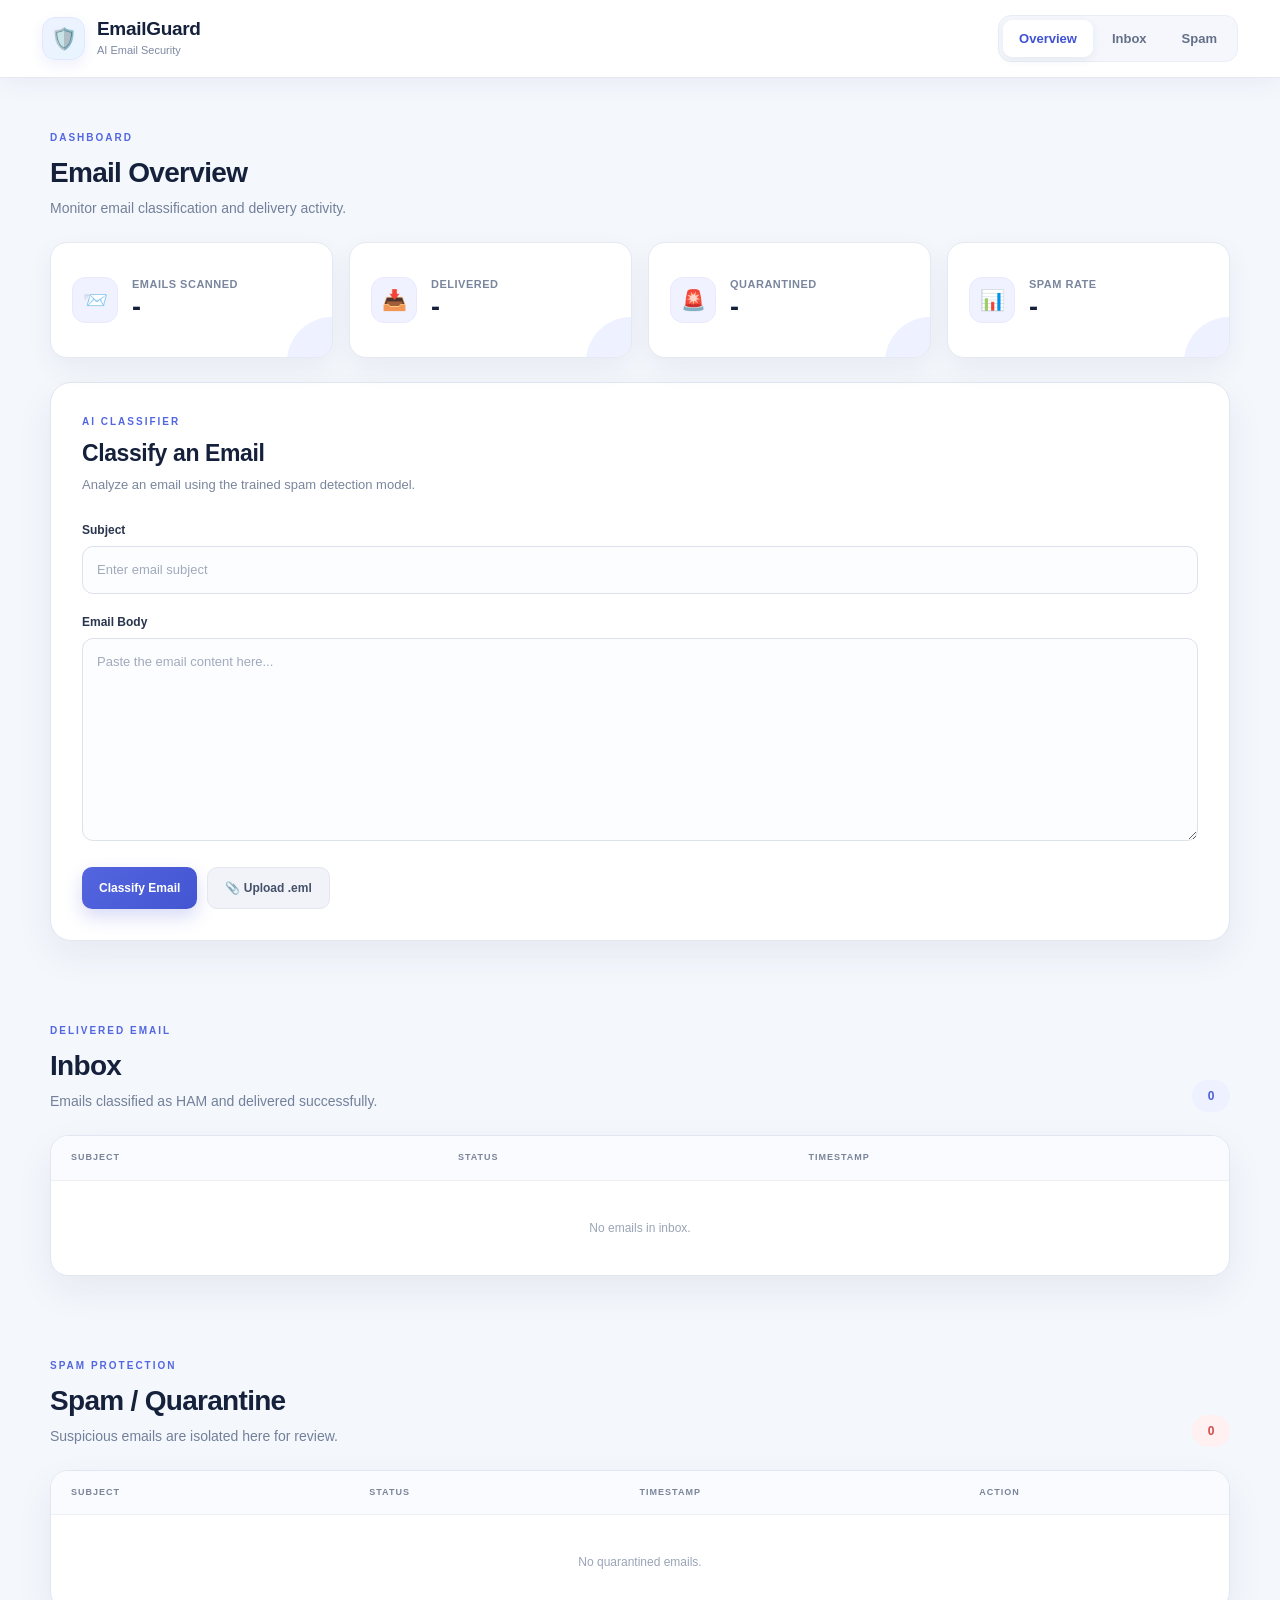
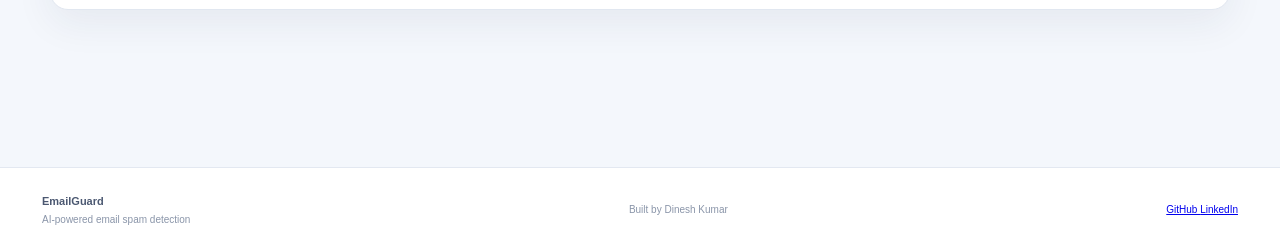
<file: templates/index_old.html>
<!DOCTYPE html>
<html lang="en">
<head>
    <meta charset="UTF-8">
    <meta name="viewport" content="width=device-width, initial-scale=1.0">

    <title>Email Spam Detection</title>

    <link
        rel="stylesheet"
        href="/static/css/style.css"
    >
</head>

<body>

    <!-- ================= HEADER ================= -->

    <header class="topbar">

        <div class="brand">
            <div class="brand-icon">🛡️</div>

            <div>
                <h1>EmailGuard</h1>
                <span>AI Email Security</span>
            </div>
        </div>

        <nav class="navigation">

            <a href="#overview" class="nav-link active">
                Overview
            </a>

            <a href="#inbox" class="nav-link">
                Inbox
            </a>

            <a href="#spam" class="nav-link">
                Spam
            </a>

        </nav>

    </header>


    <!-- ================= MAIN ================= -->

    <main class="container">


        <!-- ================= OVERVIEW ================= -->

        <section id="overview" class="section">

            <div class="section-heading">
                <div>
                    <p class="eyebrow">DASHBOARD</p>
                    <h2>Email Overview</h2>
                    <p class="section-description">
                        Monitor email classification and delivery activity.
                    </p>
                </div>
            </div>


            <!-- Statistics -->

            <div class="stats-grid">

                <div class="stat-card">

                    <div class="stat-icon">📨</div>

                    <div>
                        <span class="stat-label">
                            Emails Scanned
                        </span>

                        <strong id="emails-scanned">
                            -
                        </strong>
                    </div>

                </div>


                <div class="stat-card">

                    <div class="stat-icon">📥</div>

                    <div>
                        <span class="stat-label">
                            Delivered
                        </span>

                        <strong id="emails-delivered">
                            -
                        </strong>
                    </div>

                </div>


                <div class="stat-card">

                    <div class="stat-icon">🚨</div>

                    <div>
                        <span class="stat-label">
                            Quarantined
                        </span>

                        <strong id="emails-quarantined">
                            -
                        </strong>
                    </div>

                </div>


                <div class="stat-card">

                    <div class="stat-icon">📊</div>

                    <div>
                        <span class="stat-label">
                            Spam Rate
                        </span>

                        <strong id="spam-rate">
                            -
                        </strong>
                    </div>

                </div>

            </div>


            <!-- ================= CLASSIFIER ================= -->

            <div class="classifier-card">

                <div class="card-header">

                    <div>
                        <p class="eyebrow">AI CLASSIFIER</p>

                        <h2>
                            Classify an Email
                        </h2>

                        <p>
                            Analyze an email using the trained spam detection model.
                        </p>
                    </div>

                </div>


                <form id="email-form">

                    <div class="form-group">

                        <label for="subject">
                            Subject
                        </label>

                        <input
                            type="text"
                            id="subject"
                            name="subject"
                            placeholder="Enter email subject"
                        >

                    </div>


                    <div class="form-group">

                        <label for="body">
                            Email Body
                        </label>

                        <textarea
                            id="body"
                            name="body"
                            rows="9"
                            placeholder="Paste the email content here..."
                            required
                        ></textarea>

                    </div>


                    <div class="action-row">

                        <button
                            type="submit"
                            class="primary-button"
                        >
                            Classify Email
                        </button>

                        <label class="upload-button">

                            📎 Upload .eml

                            <input
                                type="file"
                                id="email-file"
                                accept=".eml,message/rfc822"
                                hidden
                            >

                        </label>

                    </div>

                </form>


                <!-- Classification result -->

                <div
                    id="classification-result"
                    class="result-card hidden"
                >

                    <div id="result-icon"></div>

                    <div>
                        <span id="result-label"></span>

                        <p id="result-message"></p>
                    </div>

                </div>

            </div>

        </section>



        <!-- ================= INBOX ================= -->

        <section id="inbox" class="section">

            <div class="section-heading">

                <div>
                    <p class="eyebrow">DELIVERED EMAIL</p>

                    <h2>
                        Inbox
                    </h2>

                    <p class="section-description">
                        Emails classified as HAM and delivered successfully.
                    </p>
                </div>

                <span
                    id="inbox-count"
                    class="section-count"
                >
                    0
                </span>

            </div>


            <div class="table-card">

                <table>

                    <thead>
                        <tr>
                            <th>Subject</th>
                            <th>Status</th>
                            <th>Timestamp</th>
                        </tr>
                    </thead>

                    <tbody id="inbox-table">

                        <tr>
                            <td colspan="3" class="empty-state">
                                No emails in inbox.
                            </td>
                        </tr>

                    </tbody>

                </table>

            </div>

        </section>



        <!-- ================= SPAM ================= -->

        <section id="spam" class="section">

            <div class="section-heading">

                <div>
                    <p class="eyebrow">SPAM PROTECTION</p>

                    <h2>
                        Spam / Quarantine
                    </h2>

                    <p class="section-description">
                        Suspicious emails are isolated here for review.
                    </p>
                </div>

                <span
                    id="spam-count"
                    class="section-count danger"
                >
                    0
                </span>

            </div>


            <div class="table-card">

                <table>

                    <thead>
                        <tr>
                            <th>Subject</th>
                            <th>Status</th>
                            <th>Timestamp</th>
                            <th>Action</th>
                        </tr>
                    </thead>

                    <tbody id="spam-table">

                        <tr>
                            <td colspan="4" class="empty-state">
                                No quarantined emails.
                            </td>
                        </tr>

                    </tbody>

                </table>

            </div>

        </section>

    </main>


    <!-- ================= FOOTER ================= -->

    <footer>

        <div class="footer-left">
            <strong>EmailGuard</strong>
            <span>AI-powered email spam detection</span>
        </div>

        <div class="footer-center">
            Built by Dinesh Kumar
        </div>

        <div class="footer-links">

            <a
                href="https://github.com/a-dinesh-kumar"
                target="_blank"
                rel="noopener noreferrer"
            >
                GitHub
            </a>

            <a
                href="https://www.linkedin.com/in/dinesh-kumar-alagarsamy"
                target="_blank"
                rel="noopener noreferrer"
            >
                LinkedIn
            </a>

        </div>

    </footer>


    <script src="/static/js/app.js"></script>

</body>
</html>
</file>
<file: static/css/style.css>
* {
    box-sizing: border-box;
    margin: 0;
    padding: 0;
}

html {
    scroll-behavior: smooth;
    scroll-padding-top: 96px;
}

body {
    font-family: Inter, ui-sans-serif, -apple-system, BlinkMacSystemFont, "Segoe UI", Arial, sans-serif;
    background: #f4f7fc;
    color: #15213b;
    line-height: 1.5;
}

button,
input,
textarea {
    font: inherit;
}

button,
a,
label {
    -webkit-tap-highlight-color: transparent;
}

/* ================= HEADER ================= */

.topbar {
    position: sticky;
    top: 0;
    z-index: 100;
    min-height: 78px;
    display: flex;
    align-items: center;
    justify-content: space-between;
    gap: 24px;
    padding: 0 42px;
    background: rgba(255, 255, 255, 0.94);
    border-bottom: 1px solid #e3e8f2;
    box-shadow: 0 5px 24px rgba(28, 43, 75, 0.05);
    backdrop-filter: blur(16px);
}

.brand {
    display: flex;
    align-items: center;
    gap: 12px;
    flex-shrink: 0;
}

.brand-icon {
    width: 43px;
    height: 43px;
    display: flex;
    align-items: center;
    justify-content: center;
    border-radius: 13px;
    background: linear-gradient(135deg, #eef2ff, #e7f5ff);
    border: 1px solid #e0e7ff;
    font-size: 21px;
    box-shadow: 0 5px 14px rgba(74, 91, 220, 0.09);
}

.brand h1 {
    font-size: 19px;
    line-height: 1.05;
    letter-spacing: -0.3px;
}

.brand span {
    display: block;
    margin-top: 3px;
    font-size: 11px;
    color: #7d89a2;
}

.header-actions,
.header-tools,
.navigation {
    display: flex;
    align-items: center;
}

.header-actions {
    gap: 14px;
}

.navigation {
    gap: 3px;
    padding: 4px;
    background: #f5f7fc;
    border: 1px solid #e9edf5;
    border-radius: 13px;
}

.nav-link {
    position: relative;
    text-decoration: none;
    color: #64708a;
    padding: 9px 16px;
    border-radius: 9px;
    font-size: 13px;
    font-weight: 700;
    transition: 0.2s ease;
}

.nav-link:hover {
    color: #4356d8;
}

.nav-link.active {
    color: #3f52d4;
    background: #ffffff;
    box-shadow: 0 3px 10px rgba(44, 61, 112, 0.08);
}

.header-tools {
    gap: 7px;
}

.icon-button,
.social-button {
    width: 36px;
    height: 36px;
    display: inline-flex;
    align-items: center;
    justify-content: center;
    border-radius: 10px;
    border: 1px solid #e1e6f0;
    background: #fff;
    color: #52617d;
    text-decoration: none;
    cursor: pointer;
    transition: 0.2s ease;
}

.icon-button {
    font-size: 21px;
    line-height: 1;
}

.icon-button:hover,
.social-button:hover {
    color: #4356d8;
    border-color: #ccd4ff;
    background: #f5f6ff;
    transform: translateY(-1px);
}

.icon-button.loading {
    animation: spin 0.8s linear infinite;
}

.social-button img {
    width: 18px;
    height: 18px;
    object-fit: contain;
}

@keyframes spin {
    to { transform: rotate(360deg); }
}

/* ================= CONTAINER / SECTIONS ================= */

.container {
    width: min(1180px, calc(100% - 40px));
    margin: 0 auto;
    padding: 52px 0 75px;
}

.section {
    scroll-margin-top: 105px;
    margin-bottom: 82px;
}

.overview-section {
    margin-bottom: 88px;
}

.hero-copy {
    display: flex;
    align-items: flex-end;
    justify-content: space-between;
    gap: 30px;
    margin-bottom: 30px;
}

.eyebrow {
    color: #5367e1;
    font-size: 10px;
    font-weight: 800;
    letter-spacing: 2px;
    margin-bottom: 7px;
}

.hero-copy h2 {
    max-width: 700px;
    font-size: clamp(30px, 4vw, 43px);
    line-height: 1.08;
    letter-spacing: -1.5px;
    margin-bottom: 11px;
}

.section-description {
    color: #73809a;
    font-size: 14px;
}

.model-status {
    display: inline-flex;
    align-items: center;
    gap: 8px;
    flex-shrink: 0;
    padding: 9px 13px;
    border: 1px solid #dcefe4;
    border-radius: 999px;
    background: #f3fbf6;
    color: #278052;
    font-size: 12px;
    font-weight: 700;
}

.status-dot {
    width: 7px;
    height: 7px;
    border-radius: 50%;
    background: #35a56b;
    box-shadow: 0 0 0 4px rgba(53, 165, 107, 0.12);
}

/* ================= STATISTICS ================= */

.stats-grid {
    display: grid;
    grid-template-columns: repeat(4, 1fr);
    gap: 16px;
    margin-bottom: 24px;
}

.stat-card {
    position: relative;
    display: flex;
    align-items: center;
    gap: 14px;
    min-height: 116px;
    padding: 21px;
    overflow: hidden;
    background: #fff;
    border: 1px solid #e4e9f2;
    border-radius: 17px;
    box-shadow: 0 10px 28px rgba(26, 43, 78, 0.055);
}

.stat-card::after {
    content: "";
    position: absolute;
    width: 90px;
    height: 90px;
    right: -45px;
    bottom: -50px;
    border-radius: 50%;
    background: #eef1ff;
}

.danger-card::after {
    background: #fff0f1;
}

.accent-card::after {
    background: #eaf7ff;
}

.stat-icon {
    width: 46px;
    height: 46px;
    display: flex;
    align-items: center;
    justify-content: center;
    flex-shrink: 0;
    border-radius: 13px;
    background: #f0f2ff;
    border: 1px solid #e7eaff;
    font-size: 20px;
}

.stat-label,
.stat-card small {
    display: block;
}

.stat-label {
    color: #7a869d;
    font-size: 11px;
    font-weight: 700;
    text-transform: uppercase;
    letter-spacing: 0.5px;
}

.stat-card strong {
    display: block;
    margin: 1px 0;
    font-size: 27px;
    line-height: 1.1;
    letter-spacing: -0.5px;
}

.stat-card small {
    color: #9aa4b7;
    font-size: 10px;
}

/* ================= CARDS ================= */

.classifier-card,
.table-card {
    background: #fff;
    border: 1px solid #e1e7f0;
    box-shadow: 0 14px 38px rgba(27, 44, 79, 0.065);
}

.classifier-card {
    padding: 31px;
    border-radius: 21px;
}

.card-header {
    display: flex;
    align-items: flex-start;
    justify-content: space-between;
    gap: 20px;
    margin-bottom: 27px;
}

.card-header h2 {
    font-size: 23px;
    letter-spacing: -0.4px;
    margin-bottom: 4px;
}

.card-header p:not(.eyebrow) {
    color: #7a869d;
    font-size: 13px;
}

.classifier-badge {
    padding: 8px 11px;
    border-radius: 9px;
    background: #f3f5ff;
    border: 1px solid #e4e7ff;
    color: #5666cf;
    font-size: 10px;
    font-weight: 800;
    white-space: nowrap;
}

/* ================= FORM ================= */

.form-group {
    margin-bottom: 19px;
}

.form-group label {
    display: block;
    margin-bottom: 7px;
    color: #29354d;
    font-size: 12px;
    font-weight: 800;
}

input,
textarea {
    width: 100%;
    border: 1px solid #dce2ec;
    border-radius: 11px;
    padding: 13px 14px;
    outline: none;
    color: #1c2941;
    background: #fcfdff;
    font-size: 13px;
    transition: 0.2s ease;
}

input::placeholder,
textarea::placeholder {
    color: #a1aabc;
}

textarea {
    min-height: 190px;
    resize: vertical;
}

input:focus,
textarea:focus {
    border-color: #6675e5;
    background: #fff;
    box-shadow: 0 0 0 4px rgba(94, 111, 224, 0.1);
}

/* ================= BUTTONS ================= */

.action-row {
    display: flex;
    flex-wrap: wrap;
    gap: 10px;
    align-items: center;
}

.primary-button,
.upload-button,
.secondary-button {
    min-height: 42px;
    border: none;
    border-radius: 10px;
    padding: 0 17px;
    font-size: 12px;
    font-weight: 800;
    cursor: pointer;
    transition: 0.2s ease;
}

.primary-button {
    color: #fff;
    background: linear-gradient(135deg, #5365df, #4455d2);
    box-shadow: 0 8px 18px rgba(76, 91, 214, 0.22);
}

.primary-button:hover {
    transform: translateY(-1px);
    box-shadow: 0 10px 22px rgba(76, 91, 214, 0.28);
}

.primary-button:disabled {
    cursor: wait;
    opacity: 0.7;
    transform: none;
}

.upload-button,
.secondary-button {
    display: inline-flex;
    align-items: center;
    justify-content: center;
    background: #f1f3f8;
    color: #45516a;
    border: 1px solid #e3e7ef;
}

.upload-button:hover,
.secondary-button:hover {
    background: #e8ebf2;
    border-color: #d9deea;
}

.secondary-button {
    padding-left: 18px;
    padding-right: 18px;
}

.form-status {
    margin-top: 12px;
    color: #6e7b93;
    font-size: 11px;
}

.form-status.error {
    color: #c34747;
}

.form-status.success {
    color: #2a8758;
}

/* ================= RESULT ================= */

.result-card {
    display: flex;
    align-items: center;
    gap: 14px;
    margin-top: 23px;
    padding: 16px 18px;
    border-radius: 14px;
    border: 1px solid #e2e6ef;
    animation: resultIn 0.25s ease;
}

@keyframes resultIn {
    from { opacity: 0; transform: translateY(5px); }
    to { opacity: 1; transform: translateY(0); }
}

.result-card.spam {
    background: linear-gradient(90deg, #fff3f3, #fffafa);
    border-color: #ffdcdc;
}

.result-card.ham {
    background: linear-gradient(90deg, #f1fbf5, #fbfffc);
    border-color: #dcefe3;
}

.result-icon {
    width: 43px;
    height: 43px;
    display: flex;
    align-items: center;
    justify-content: center;
    border-radius: 12px;
    background: rgba(255,255,255,0.7);
    font-size: 22px;
}

.result-content {
    flex: 1;
}

#result-label {
    font-size: 13px;
    font-weight: 900;
}

#result-message {
    margin-top: 2px;
    color: #778197;
    font-size: 11px;
}

.result-link {
    border: none;
    background: transparent;
    color: #4d5fd6;
    font-size: 11px;
    font-weight: 800;
    cursor: pointer;
}

/* ================= TABLES ================= */

.section-heading {
    display: flex;
    align-items: flex-end;
    justify-content: space-between;
    gap: 20px;
    margin-bottom: 23px;
}

.section-heading h2 {
    margin-bottom: 4px;
    font-size: 28px;
    letter-spacing: -0.7px;
}

.table-card {
    overflow: hidden;
    border-radius: 18px;
}

table {
    width: 100%;
    border-collapse: collapse;
}

th,
td {
    text-align: left;
    padding: 15px 20px;
    border-bottom: 1px solid #edf0f5;
}

th {
    background: #fafbfe;
    color: #7a859a;
    font-size: 9px;
    text-transform: uppercase;
    letter-spacing: 1px;
}

td {
    color: #283650;
    font-size: 12px;
}

tbody tr {
    transition: background 0.15s ease;
}

tbody tr:hover {
    background: #fafbff;
}

tbody tr:last-child td {
    border-bottom: none;
}

.section-count {
    min-width: 38px;
    padding: 7px 12px;
    text-align: center;
    border-radius: 999px;
    background: #eef1ff;
    color: #4e5fd5;
    font-size: 12px;
    font-weight: 900;
}

.section-count.danger {
    background: #fff0f1;
    color: #d14a4a;
}

.status {
    display: inline-flex;
    align-items: center;
    padding: 4px 9px;
    border-radius: 999px;
    font-size: 9px;
    font-weight: 900;
    text-transform: uppercase;
    letter-spacing: 0.3px;
}

.status.delivered,
.status.released {
    background: #eaf8f0;
    color: #278355;
}

.status.quarantined {
    background: #fff0f0;
    color: #ca4646;
}

.release-button {
    border: none;
    padding: 7px 12px;
    border-radius: 8px;
    background: #eef1ff;
    color: #485bd2;
    font-size: 10px;
    font-weight: 800;
    cursor: pointer;
    transition: 0.2s ease;
}

.release-button:hover {
    background: #dfe4ff;
    transform: translateY(-1px);
}

.empty-state {
    padding: 38px 20px;
    text-align: center;
    color: #9aa4b6;
}

/* ================= FOOTER ================= */

footer {
    display: flex;
    align-items: center;
    justify-content: space-between;
    gap: 20px;
    padding: 25px 42px;
    border-top: 1px solid #e3e8f1;
    background: #fff;
    color: #8a95a9;
    font-size: 10px;
}

.footer-left {
    display: flex;
    flex-direction: column;
    gap: 2px;
}

.footer-left strong {
    color: #4b5871;
    font-size: 11px;
}

.footer-center {
    text-align: center;
}

.footer-right {
    text-align: right;
}

.hidden {
    display: none !important;
}

/* ================= RESPONSIVE ================= */

@media (max-width: 950px) {
    .topbar {
        padding: 12px 20px;
    }

    .header-actions {
        gap: 8px;
    }

    .stats-grid {
        grid-template-columns: repeat(2, 1fr);
    }

    .container {
        width: min(100% - 32px, 1180px);
        padding-top: 38px;
    }
}

@media (max-width: 700px) {
    .topbar {
        flex-wrap: wrap;
        justify-content: center;
    }

    .header-actions {
        width: 100%;
        justify-content: center;
        flex-wrap: wrap;
    }

    .hero-copy,
    .card-header,
    .section-heading {
        align-items: flex-start;
    }

    .hero-copy {
        flex-direction: column;
    }

    .classifier-badge {
        display: none;
    }

    .table-card {
        overflow-x: auto;
    }

    table {
        min-width: 650px;
    }
}

@media (max-width: 520px) {
    .stats-grid {
        grid-template-columns: 1fr;
    }

    .navigation {
        order: 2;
    }

    .header-tools {
        order: 1;
    }

    .action-row > * {
        flex: 1 1 100%;
    }

    .primary-button,
    .upload-button,
    .secondary-button {
        width: 100%;
    }

    .classifier-card {
        padding: 22px;
    }

    footer {
        flex-direction: column;
        text-align: center;
    }

    .footer-right {
        text-align: center;
    }
}

/* =========================================================
   EMAIL TABLE IMPROVEMENTS
========================================================= */

.email-row {
    cursor: pointer;
}

.email-row td {
    transition: background 0.15s ease;
}

.email-row:hover td {
    background: #f8f9ff;
}

.email-row.expanded td {
    background: #f5f7ff;
}

.email-subject {
    max-width: 560px;
    overflow: hidden;
    text-overflow: ellipsis;
    white-space: nowrap;
}


/* =========================================================
   EMAIL DETAILS
========================================================= */

.email-details-row td {
    padding: 0;
    background: #fafbfe;
    border-bottom: 1px solid #e7ebf3;
}

.email-details {
    padding: 20px 24px 23px;
    border-left: 3px solid #5969dc;
    background: #f9faff;
}

.email-details-header {
    display: flex;
    align-items: center;
    justify-content: space-between;
    gap: 15px;
    margin-bottom: 13px;
    color: #4d5fd4;
    font-size: 10px;
    font-weight: 900;
    text-transform: uppercase;
    letter-spacing: 0.8px;
}

.details-hint {
    color: #9aa4b7;
    font-size: 9px;
    font-weight: 600;
    text-transform: none;
    letter-spacing: 0;
}

.email-details-subject {
    margin-bottom: 13px;
    color: #34415a;
    font-size: 12px;
}

.email-details-subject strong {
    color: #1d2a42;
}

.email-details-body {
    max-height: 260px;
    overflow-y: auto;
    padding: 14px;
    border: 1px solid #e3e7ef;
    border-radius: 10px;
    background: #fff;
    color: #58657c;
    font-size: 11px;
    line-height: 1.7;
    white-space: pre-wrap;
    overflow-wrap: anywhere;
}


/* =========================================================
   PAGINATION
========================================================= */

.pagination {
    display: flex;
    align-items: center;
    justify-content: space-between;
    gap: 20px;
    margin-top: 14px;
    padding: 0 4px;
}

.pagination-info {
    color: #8994a9;
    font-size: 10px;
}

.pagination-controls {
    display: flex;
    align-items: center;
    gap: 9px;
}

.pagination-button {
    min-height: 34px;
    padding: 0 12px;
    border: 1px solid #e0e5ef;
    border-radius: 8px;
    background: #fff;
    color: #4e5c76;
    font-size: 10px;
    font-weight: 800;
    cursor: pointer;
    transition: 0.2s ease;
}

.pagination-button:hover:not(:disabled) {
    background: #f1f3ff;
    border-color: #ccd4ff;
    color: #4d5fd4;
}

.pagination-button:disabled {
    cursor: not-allowed;
    opacity: 0.4;
}

.pagination-page {
    min-width: 85px;
    text-align: center;
    color: #68758d;
    font-size: 10px;
    font-weight: 800;
}


/* =========================================================
   MOBILE
========================================================= */

@media (max-width: 700px) {

    .pagination {
        flex-direction: column;
        align-items: stretch;
    }

    .pagination-controls {
        justify-content: center;
    }

    .email-subject {
        max-width: 300px;
    }

    .email-details {
        padding: 16px;
    }

    .email-details-header {
        align-items: flex-start;
        flex-direction: column;
        gap: 4px;
    }
}
</file>
